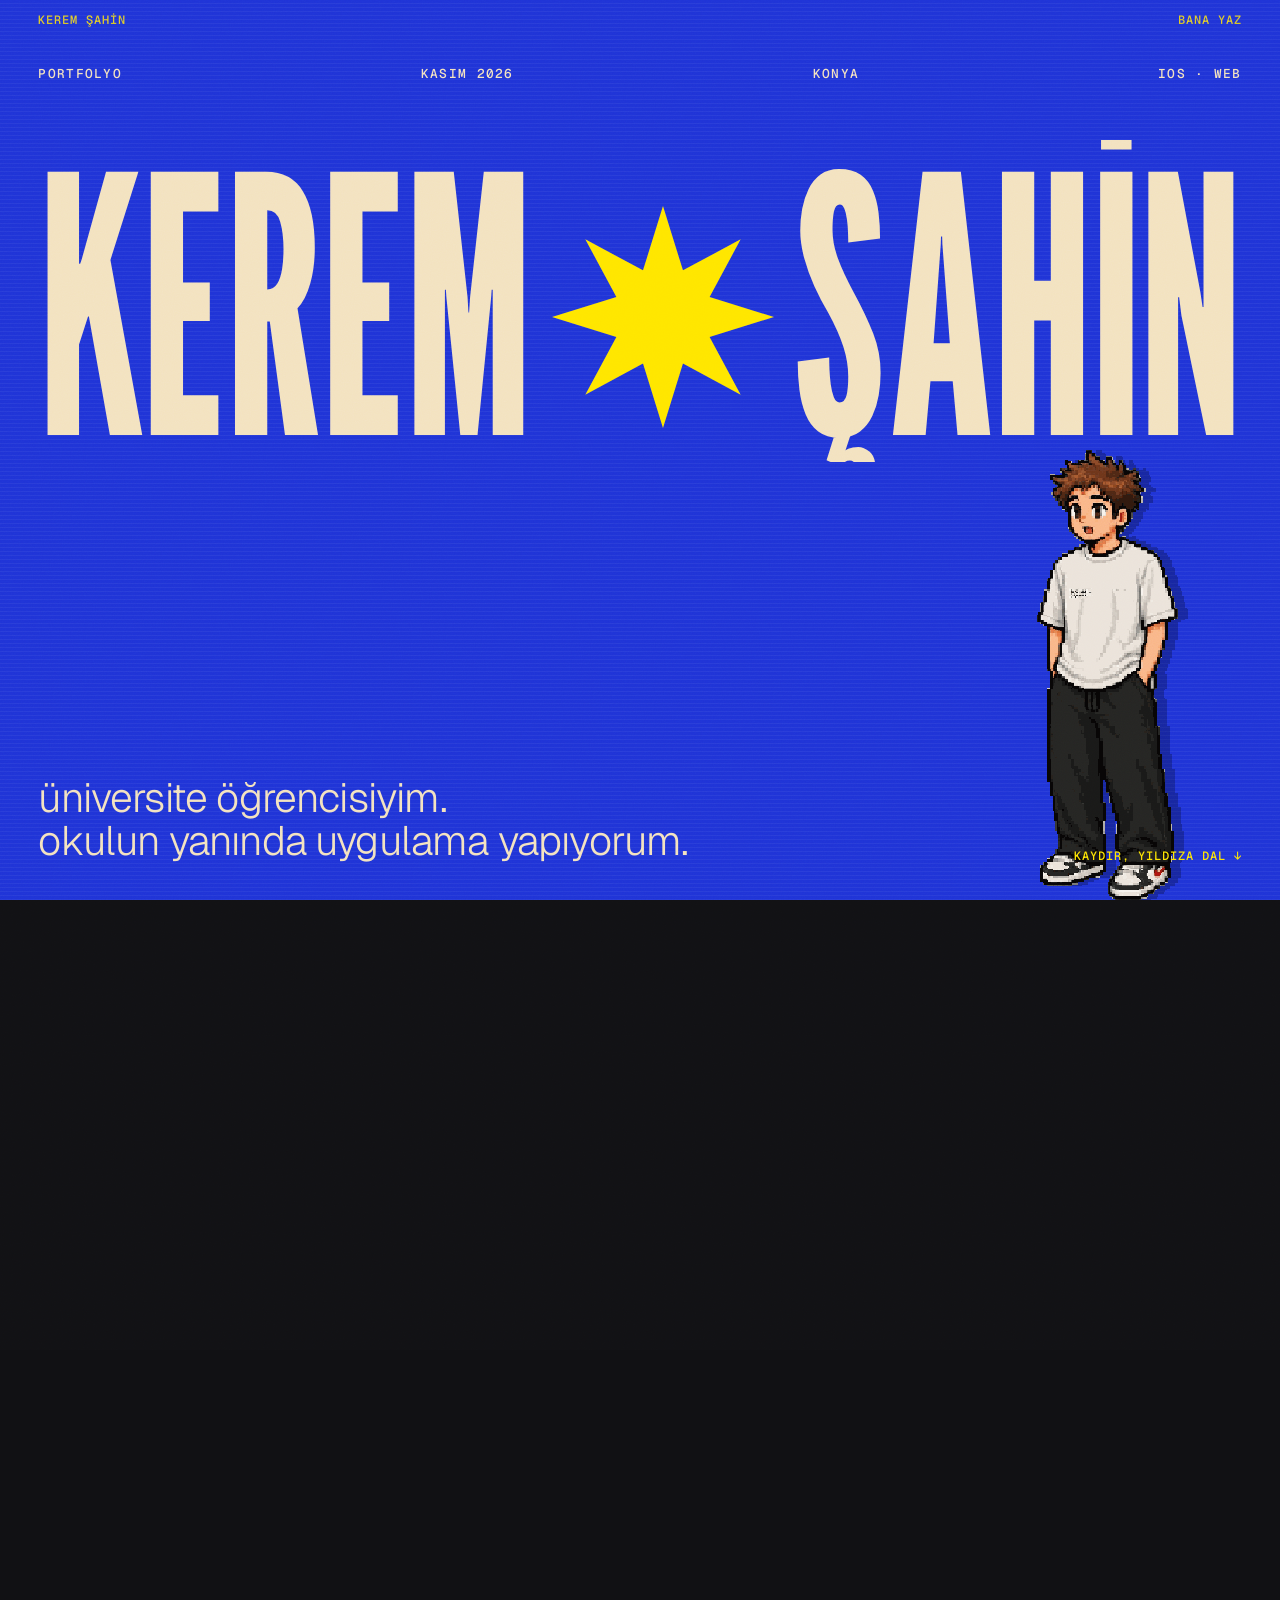
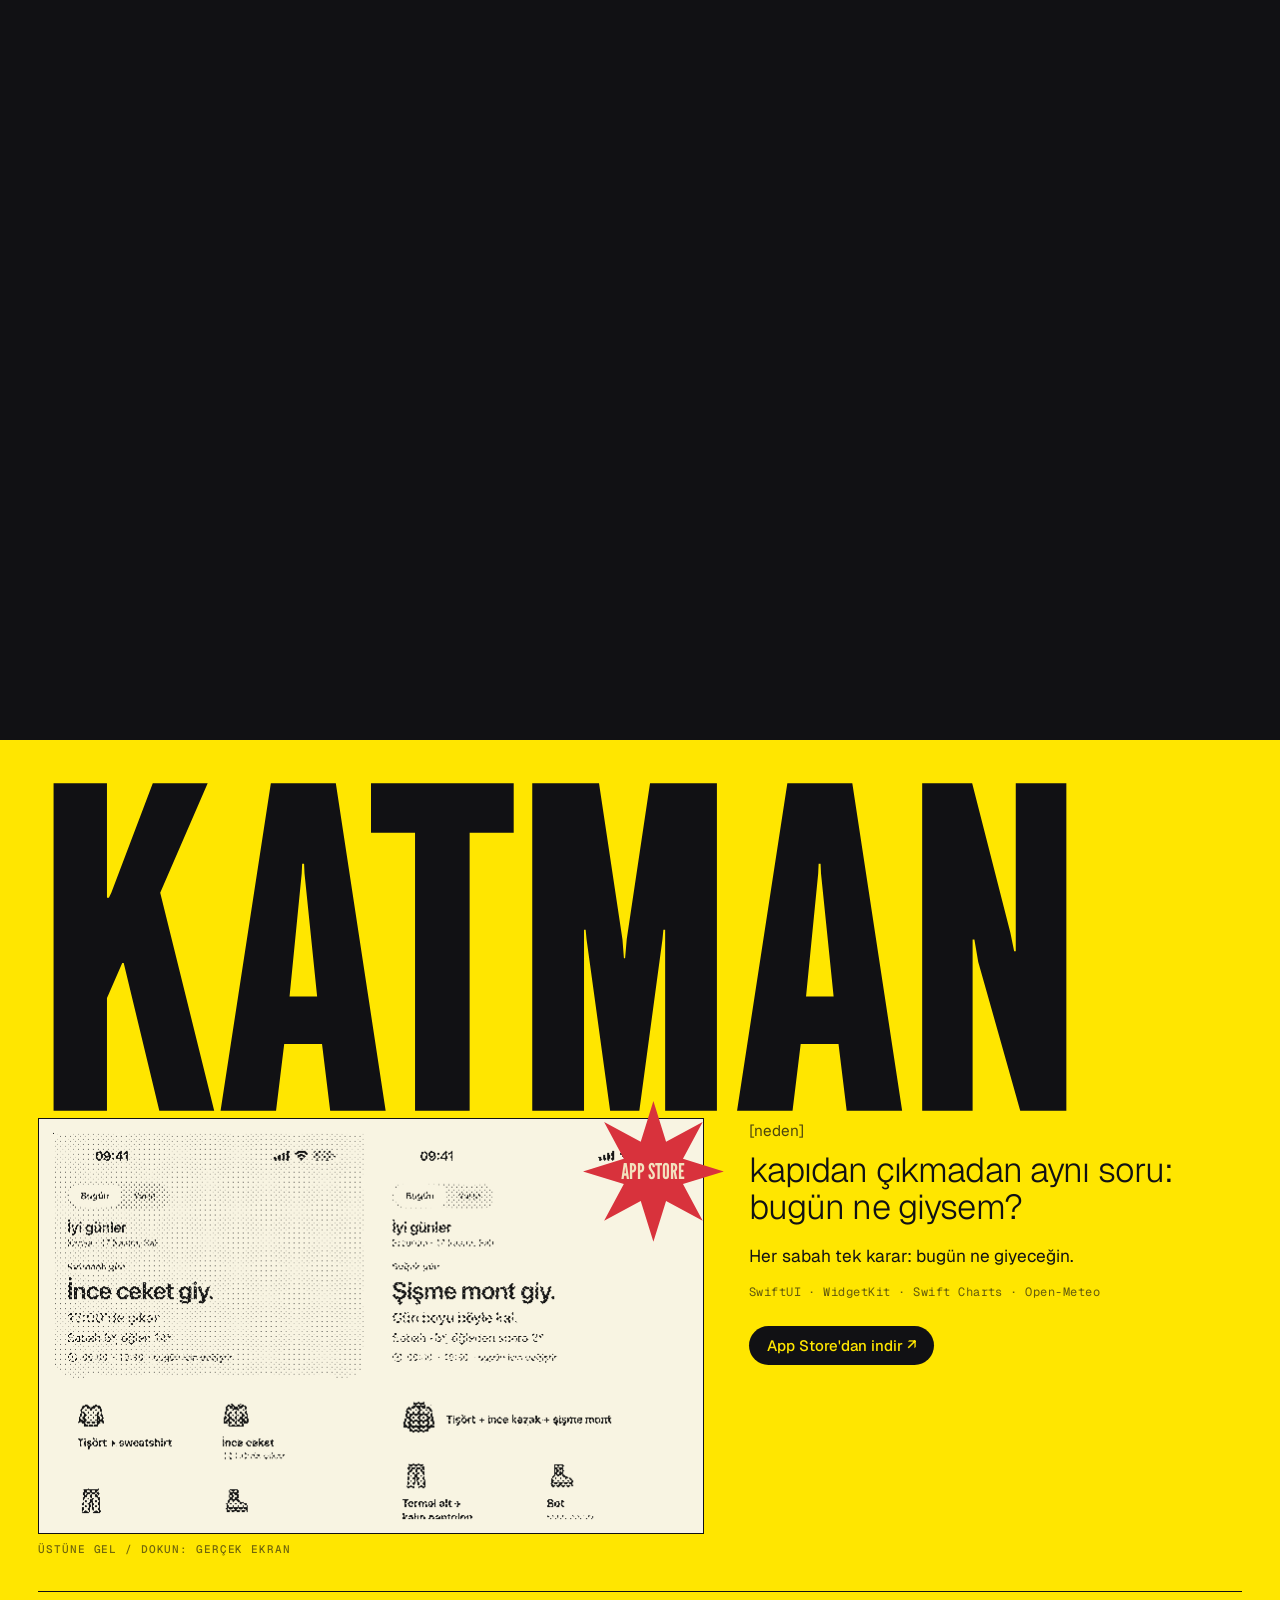
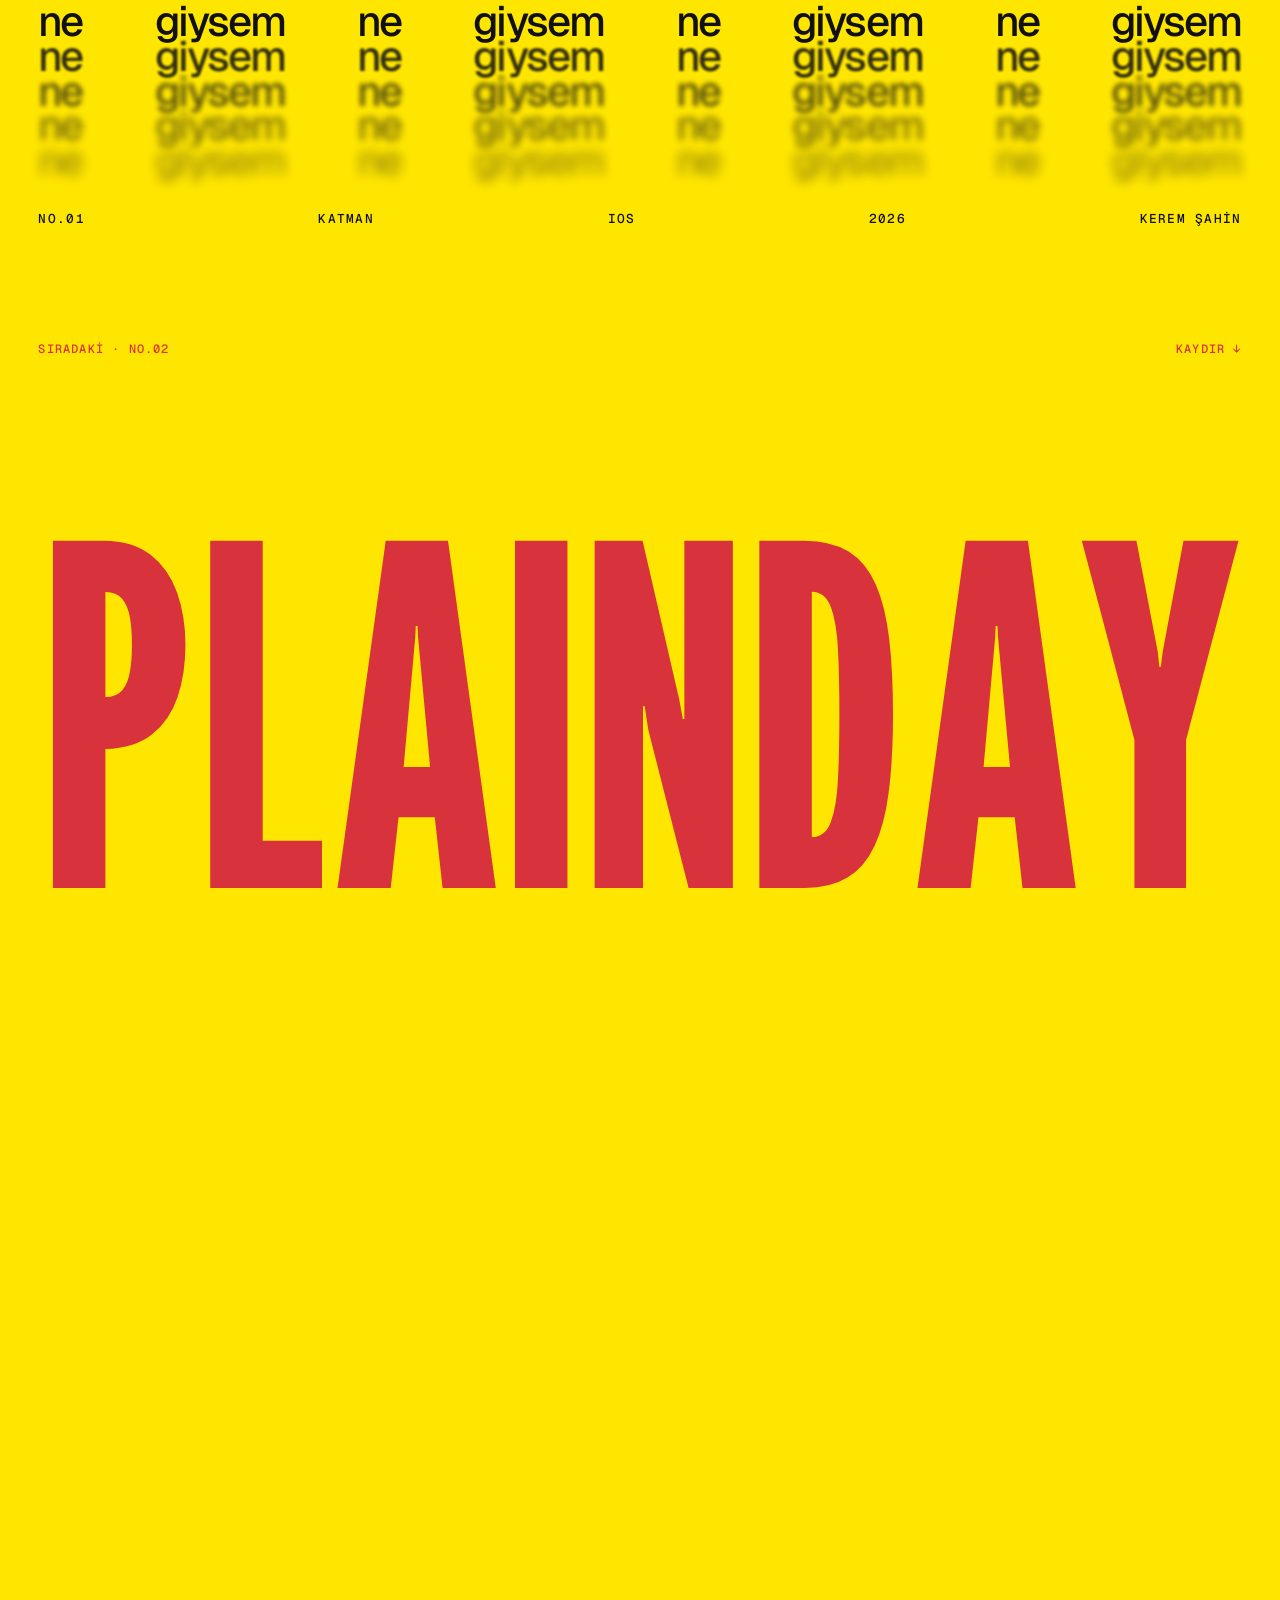
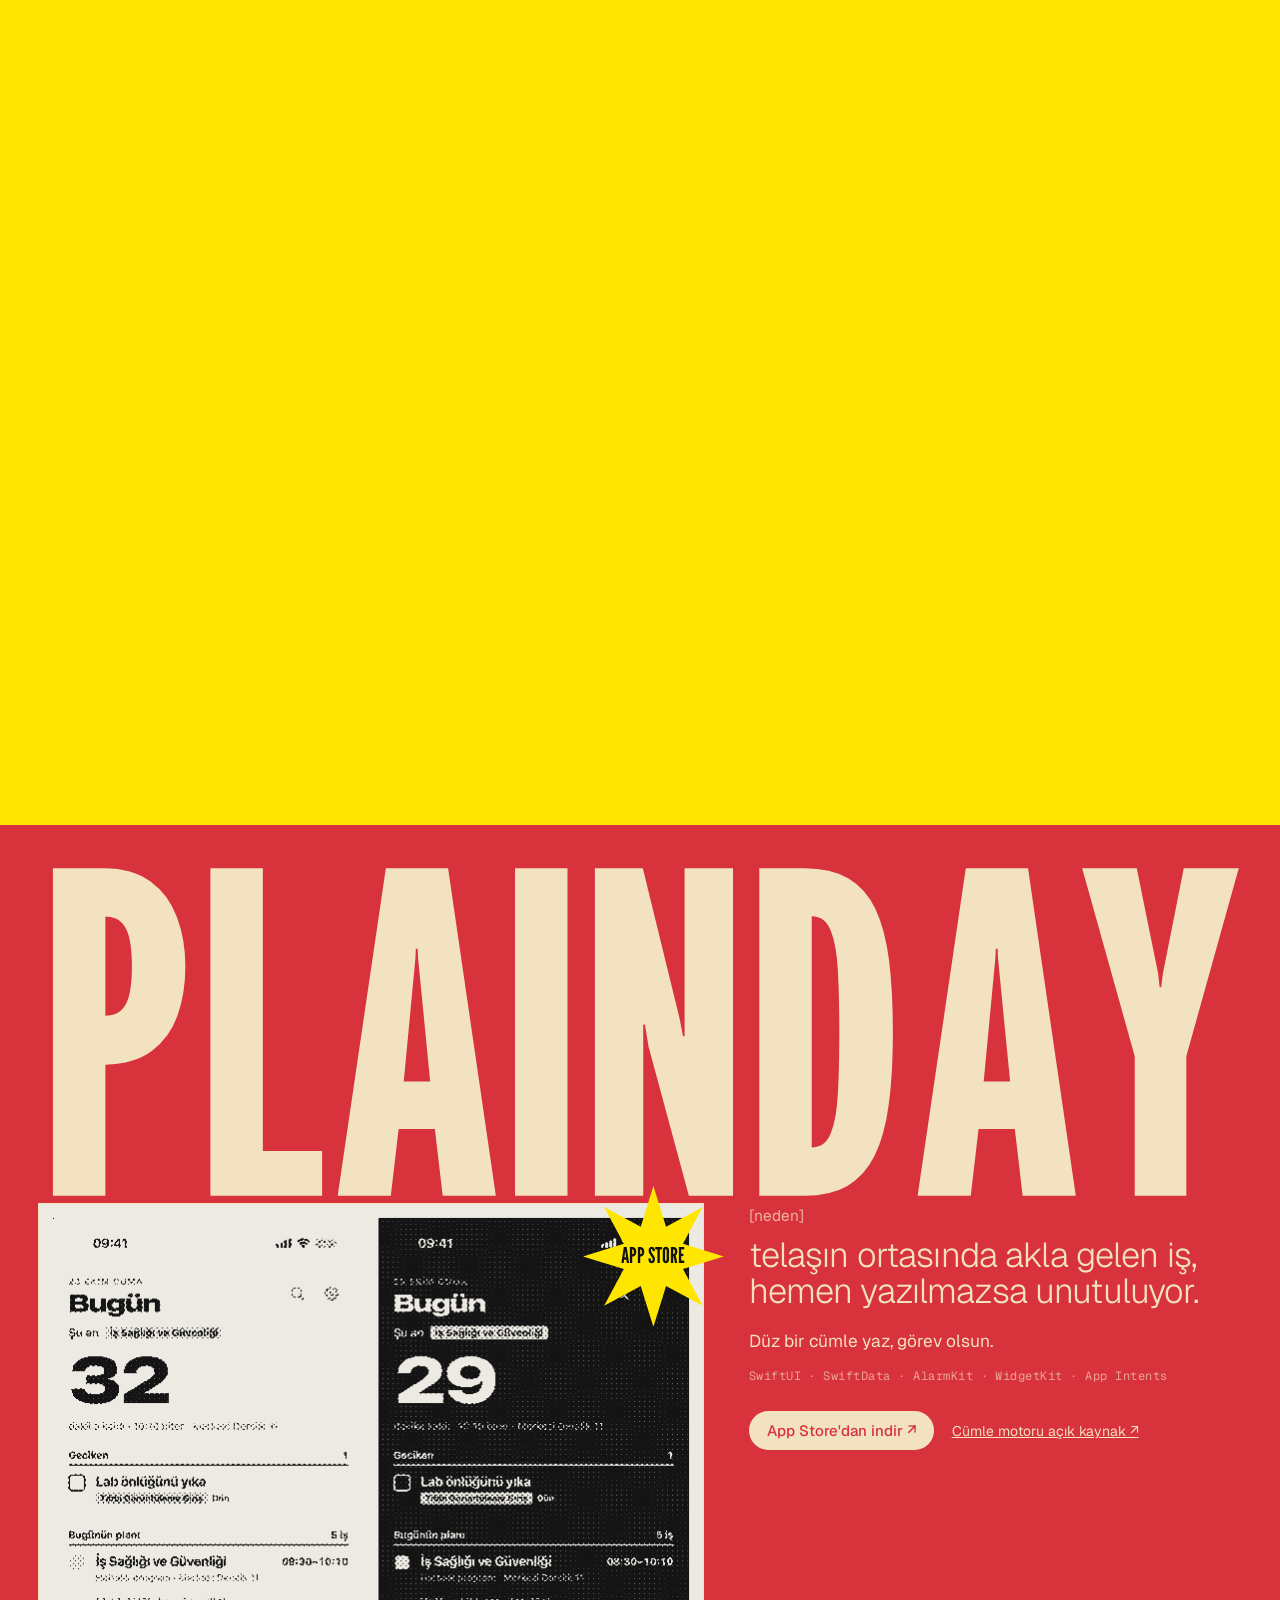
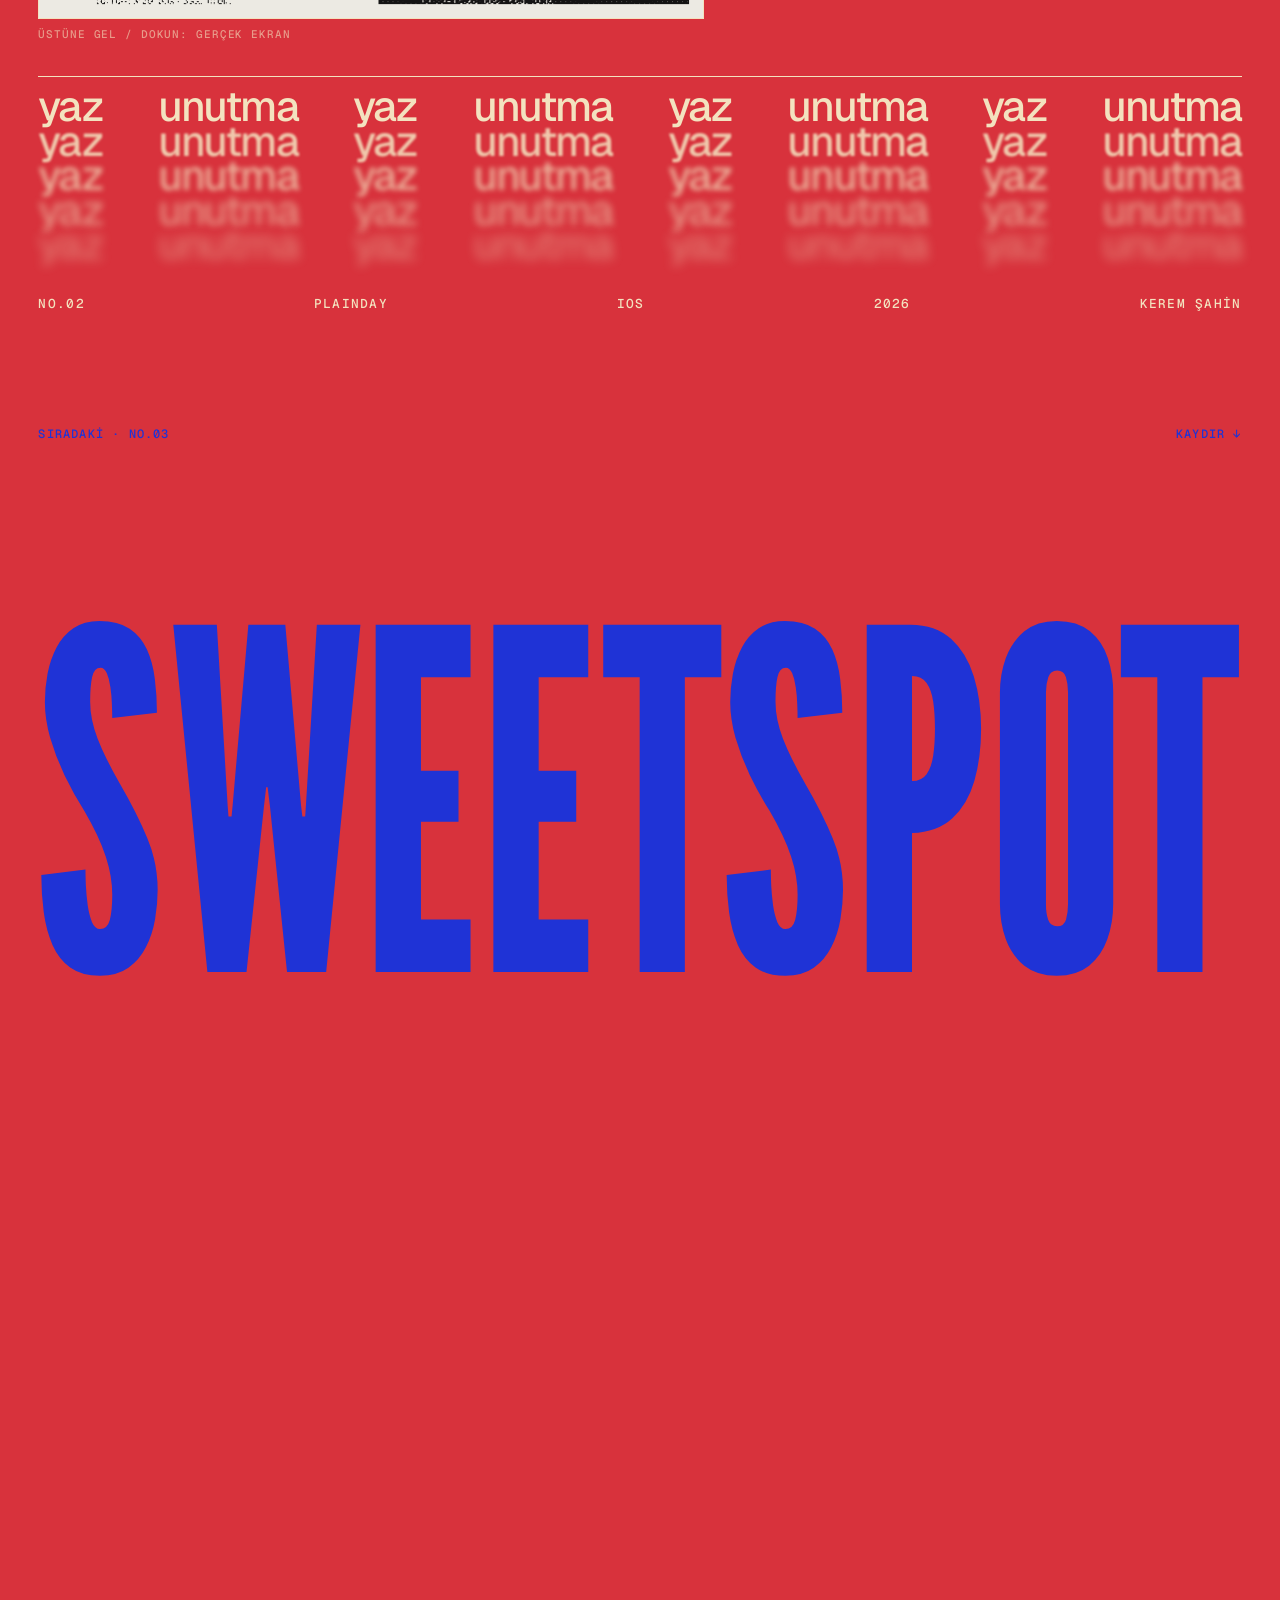
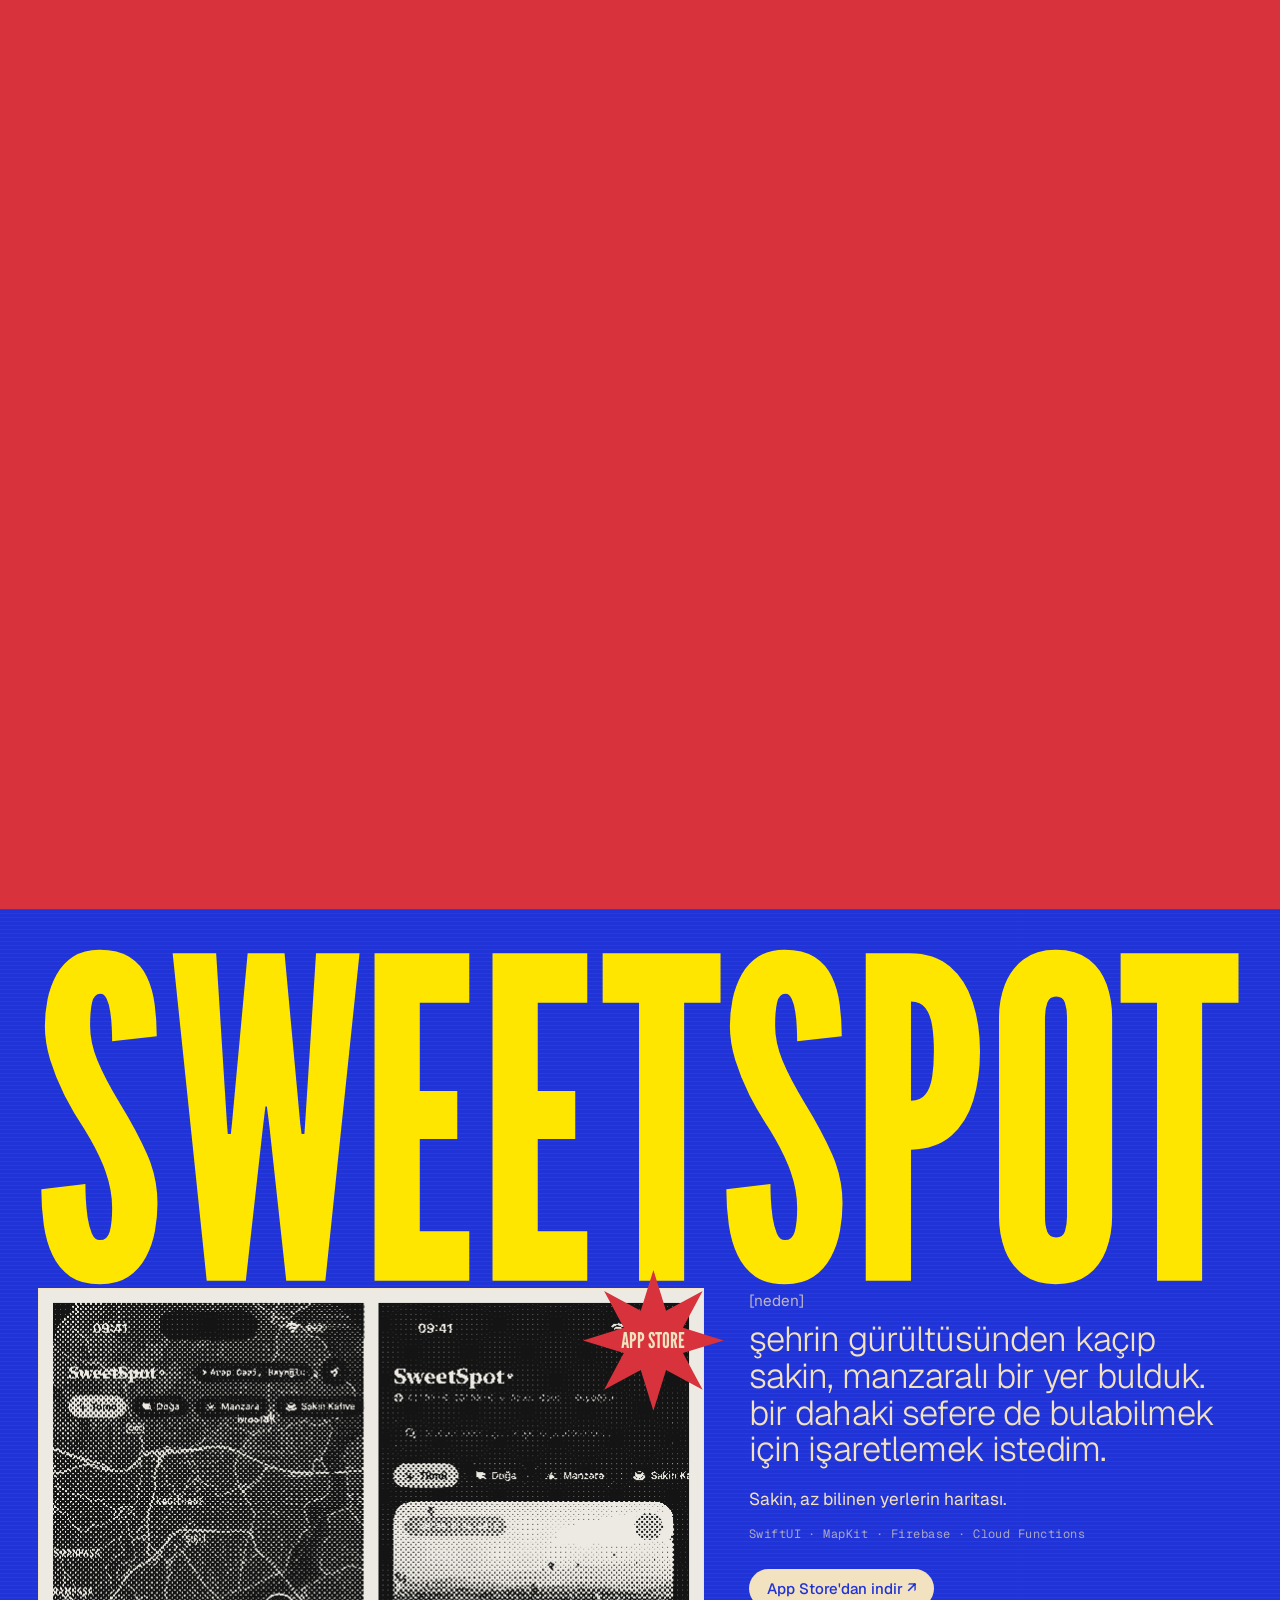
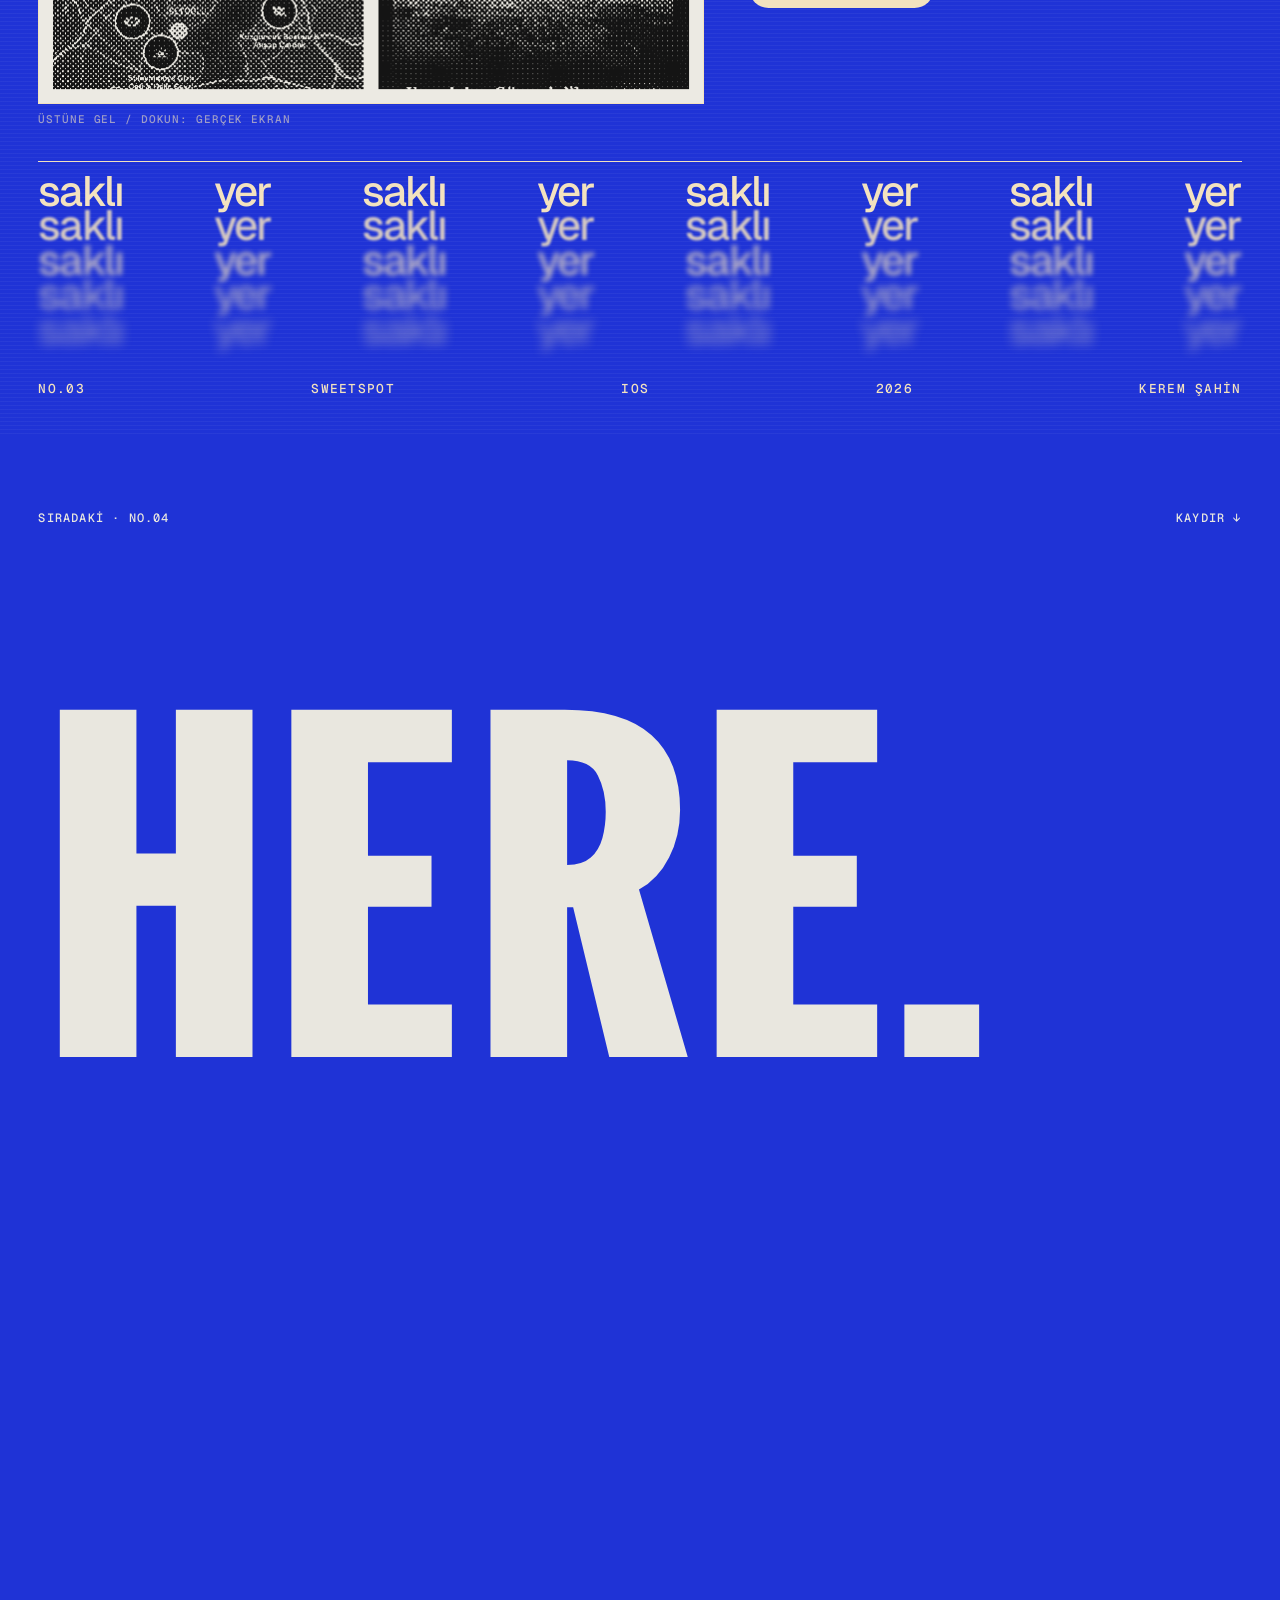
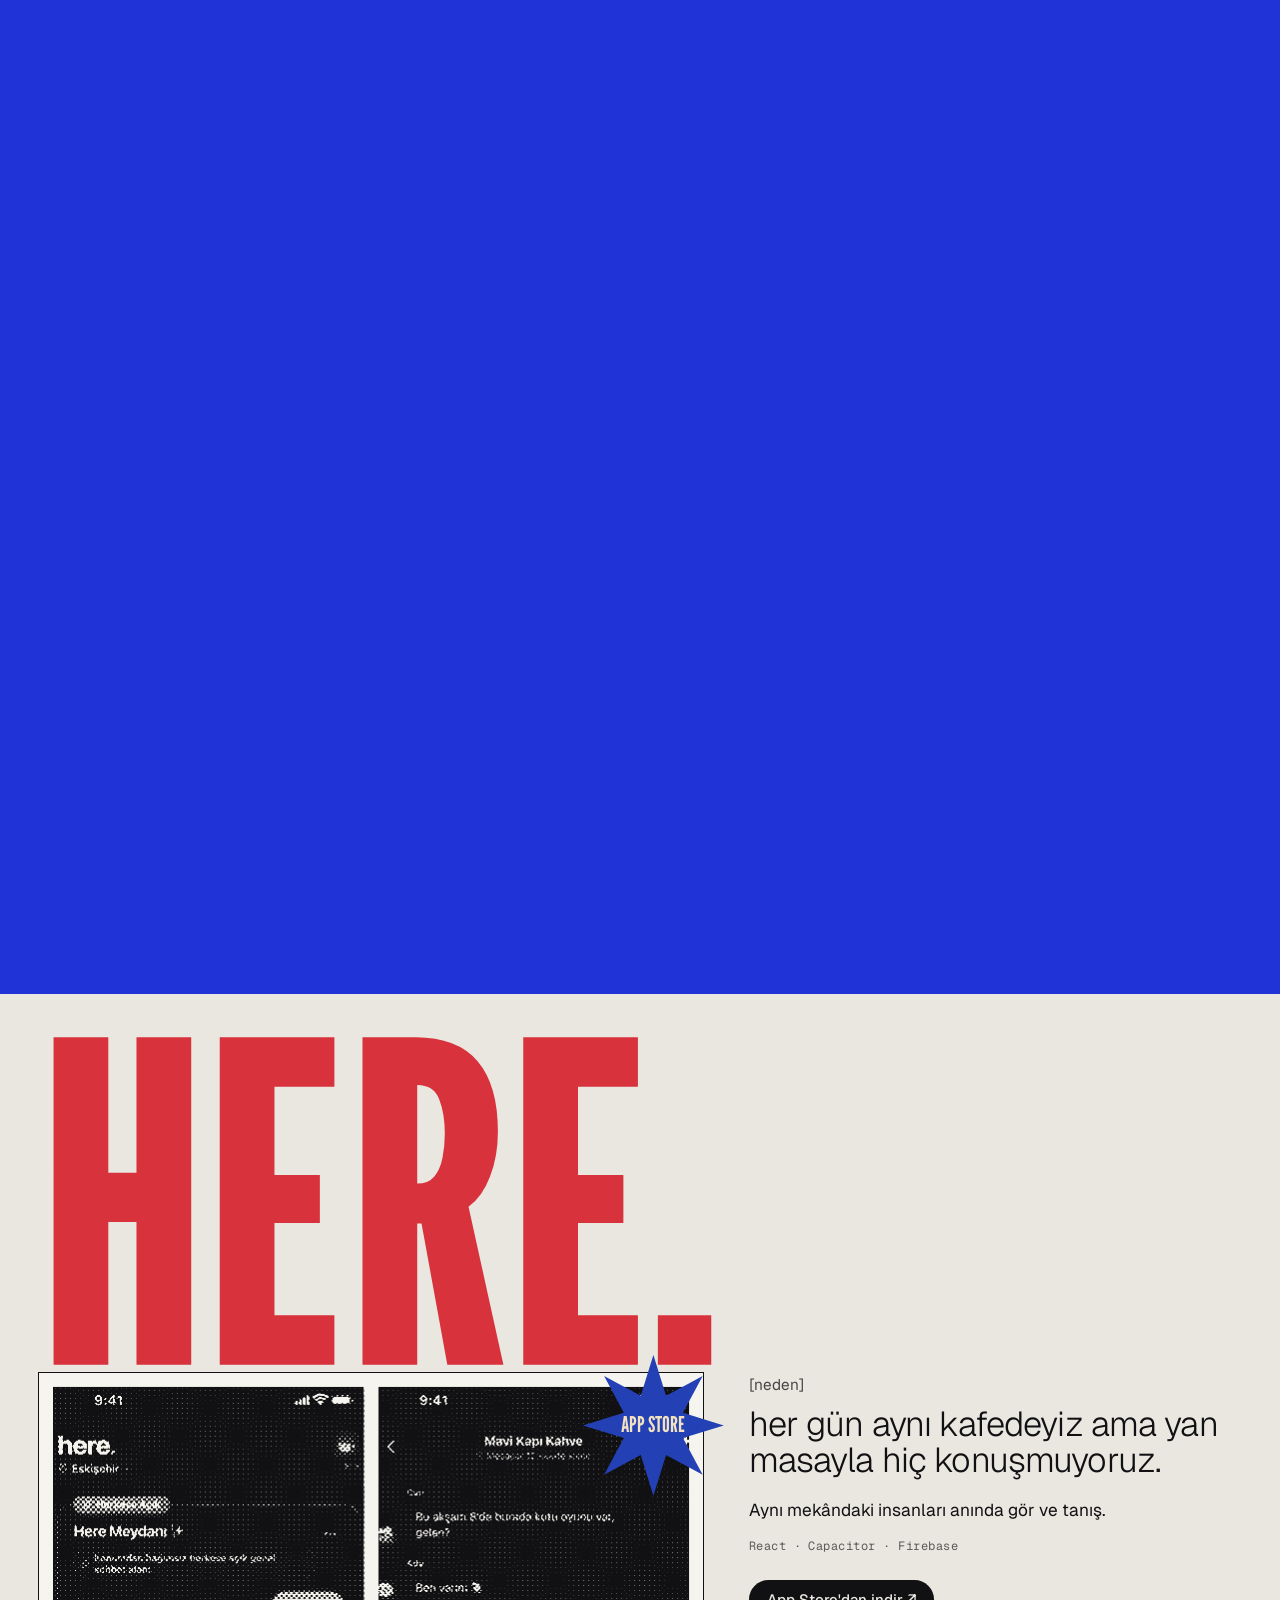
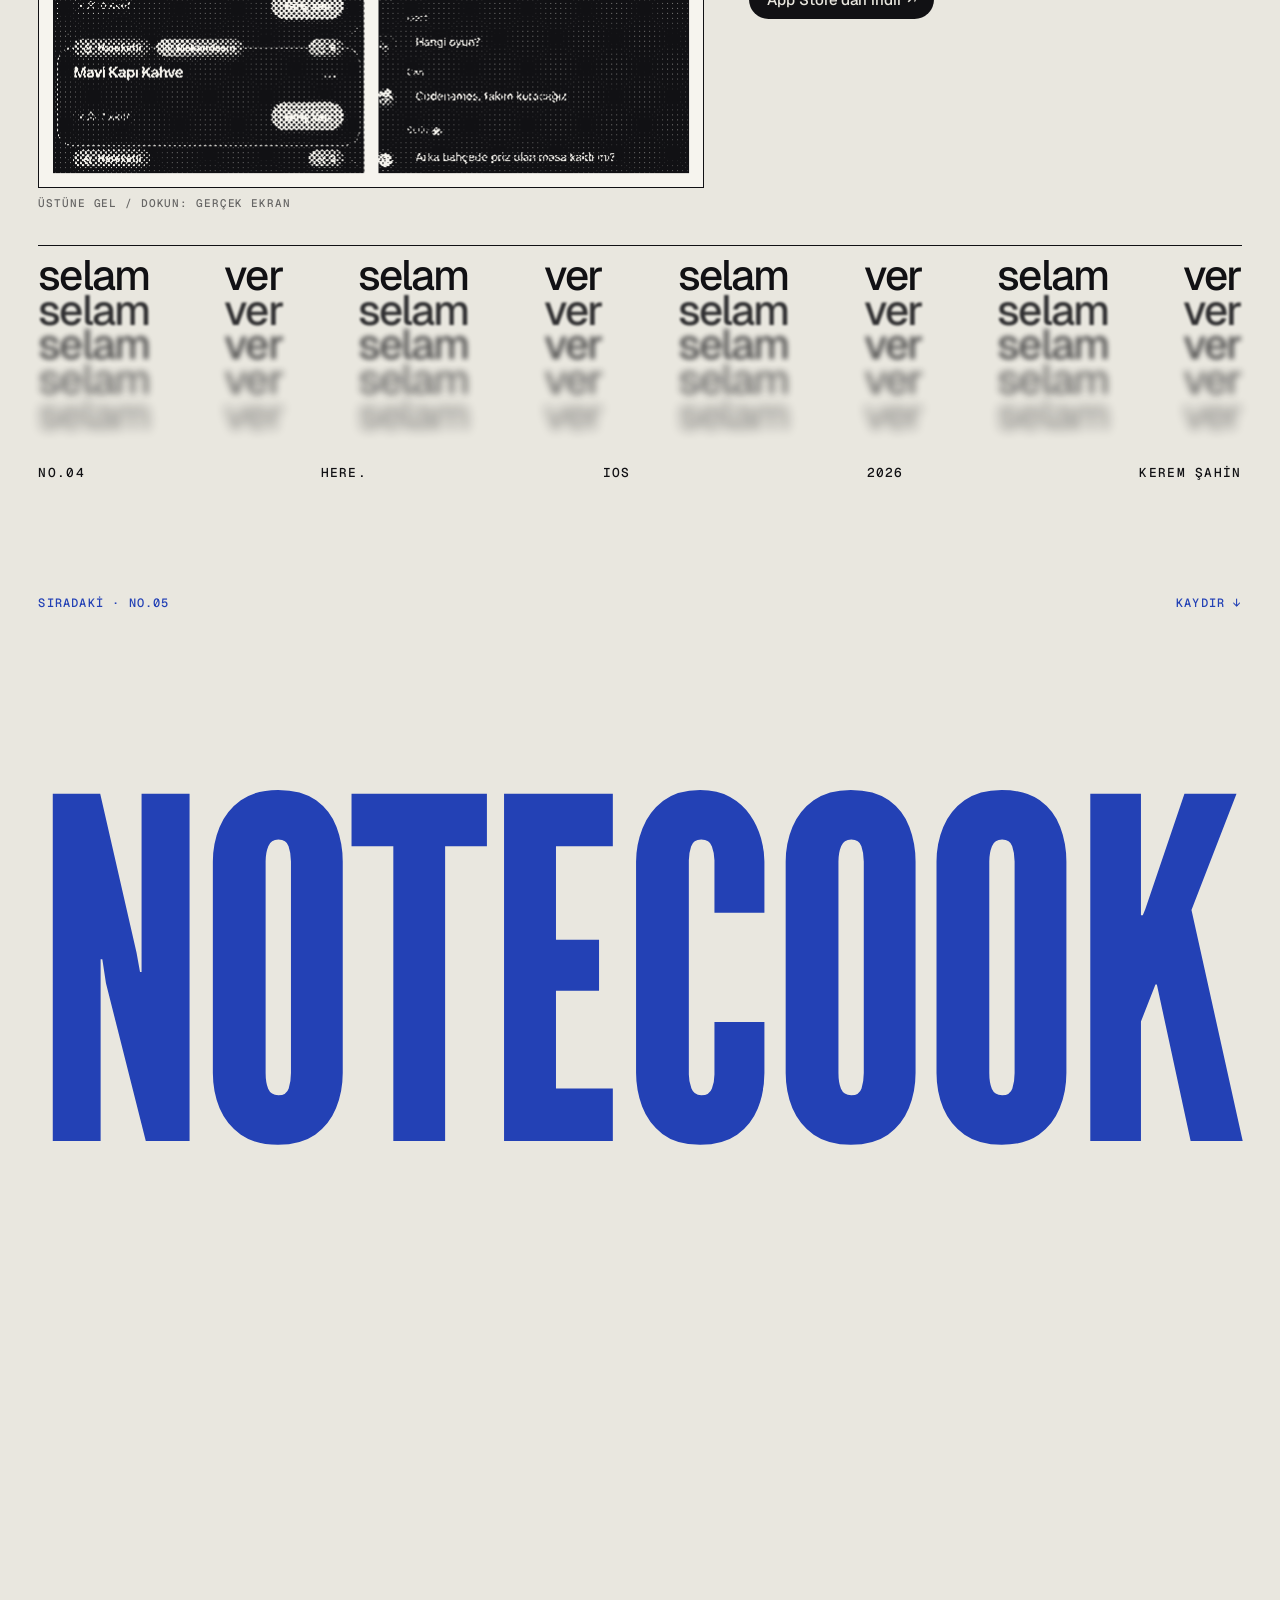
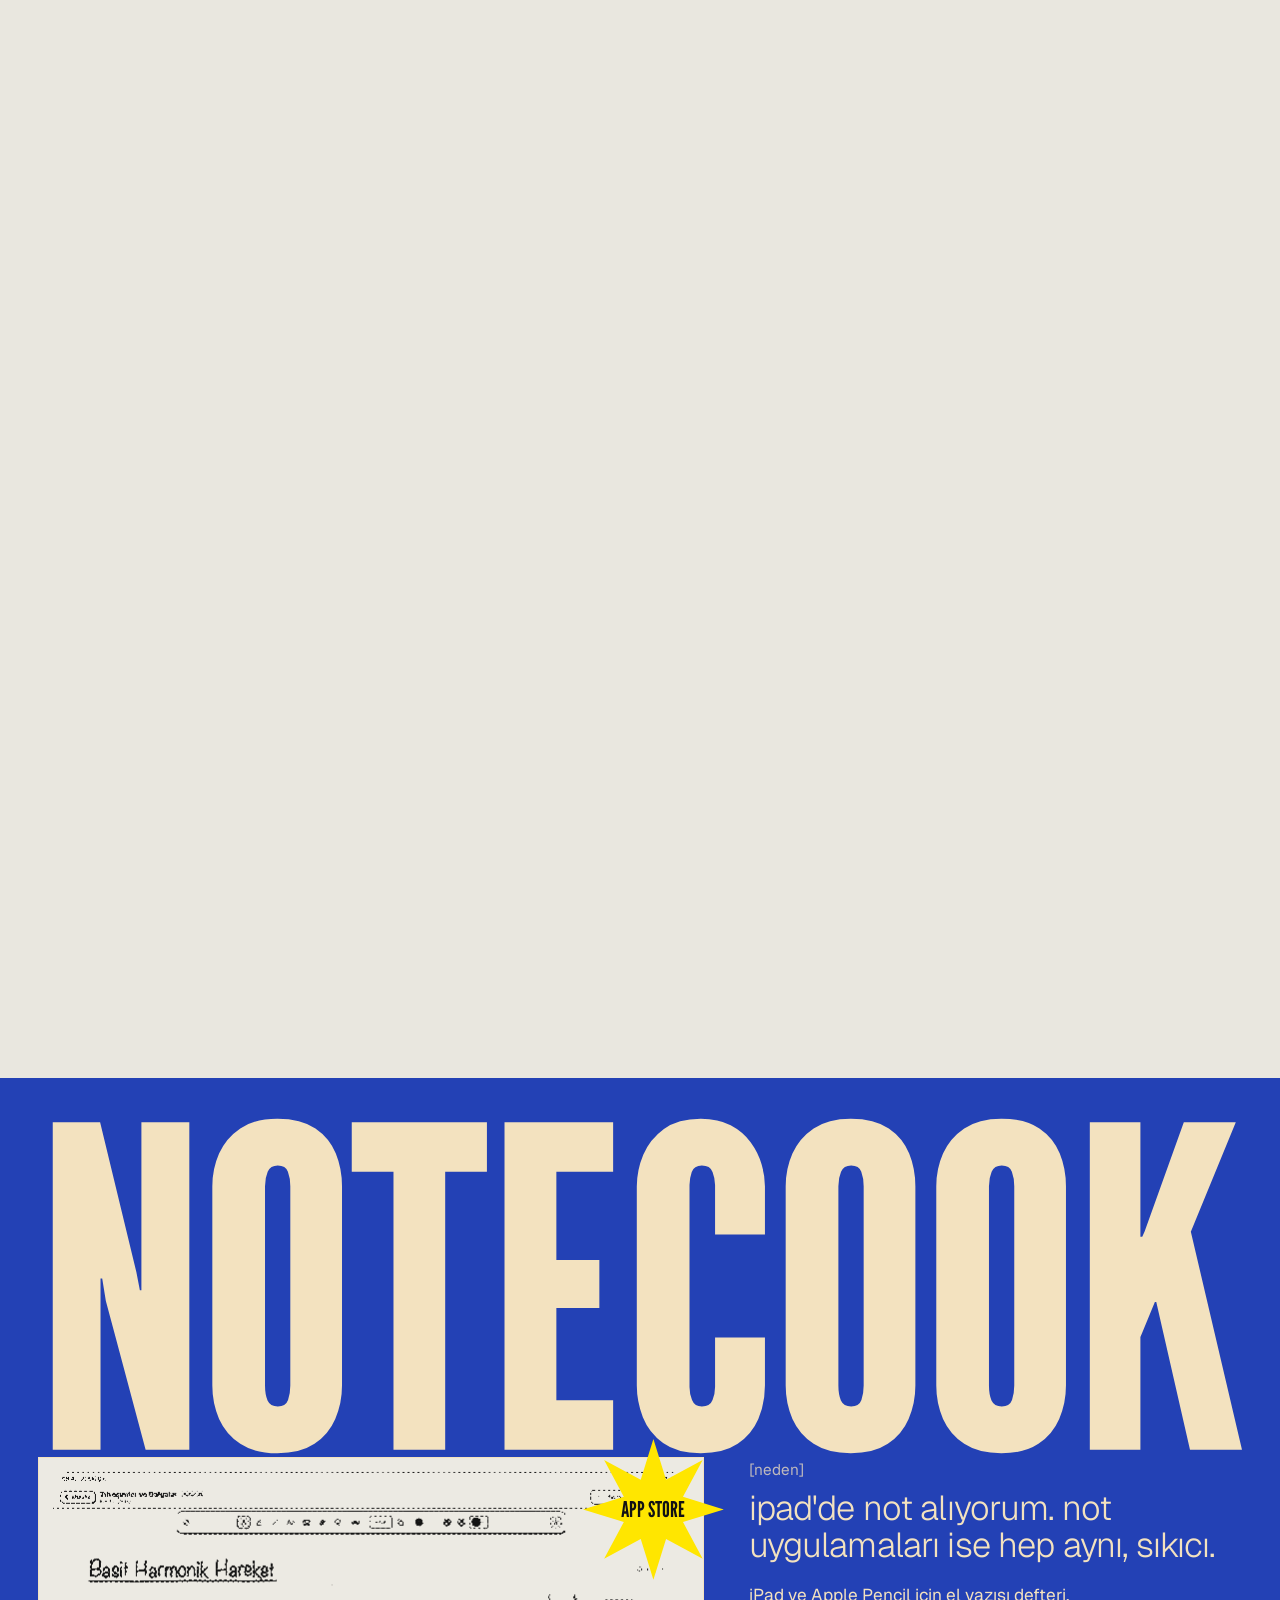
<file: index.html>
<!doctype html>
<html lang="tr">
<head>
<meta charset="utf-8">
<meta name="viewport" content="width=device-width, initial-scale=1, viewport-fit=cover">
<title>Kerem Şahin</title>
<meta name="description" content="Üniversite öğrencisi. Okulun yanında iOS uygulamaları ve web projeleri yapıyor.">
<meta property="og:title" content="Kerem Şahin">
<meta property="og:description" content="Üniversite öğrencisi. Okulun yanında iOS uygulamaları ve web projeleri yapıyor.">
<meta property="og:type" content="website">
<meta property="og:url" content="https://kerem-sahin.github.io/">
<meta property="og:image" content="https://kerem-sahin.github.io/assets/og-card.png">
<meta property="og:image:width" content="1200">
<meta property="og:image:height" content="630">
<meta property="og:image:alt" content="Mavi zemin üzerinde krem renkli KEREM ŞAHİN yazısı, ortada sarı yıldız">
<meta name="twitter:card" content="summary_large_image">
<meta name="theme-color" content="#1F33D6">
<link rel="icon" type="image/png" href="assets/favicon.png">
<link rel="preconnect" href="https://fonts.googleapis.com">
<link rel="preconnect" href="https://fonts.gstatic.com" crossorigin>
<link rel="stylesheet" href="https://fonts.googleapis.com/css2?family=League+Gothic:wdth@75..100&family=Geist:wght@300;400;500&family=Geist+Mono:wght@400;500&display=swap">
<link rel="stylesheet" href="style.css">
<link rel="stylesheet" href="harf.css">
</head>
<body>

<header class="bar" aria-label="Üst menü">
  <a href="#top">Kerem Şahin</a>
  <a href="#yaz">Bana yaz</a>
</header>

<main>
  <!-- Kapak: kaydırınca sarı yıldızın içine dalınır -->
  <section class="dive cover-dive" id="top">
    <div class="stage cover crt">
      <div class="meta-row fade-out">
        <span>Portfolyo</span><span>Kasım 2026</span><span>Konya</span><span class="hide-s" lang="en">iOS · Web</span>
      </div>
      <div class="zoom">
        <h1 class="cover-name" data-cap="36">
          <span class="fit line wide-only"><span>KEREM<svg class="star inline-star spin aim" viewBox="-50 -50 100 100" aria-hidden="true"><polygon points="0,-50 9,-21 35,-35 21,-9 50,0 21,9 35,35 9,21 0,50 -9,21 -35,35 -21,9 -50,0 -21,-9 -35,-35 -9,-21"/></svg>ŞAHİN</span></span>
          <span class="fit line narrow-only"><span>KEREM</span></span>
          <span class="fit line narrow-only"><span>ŞAHİN</span></span>
        </h1>
        <svg class="star cover-star spin narrow-only aim" viewBox="-50 -50 100 100" aria-hidden="true"><polygon points="0,-50 9,-21 35,-35 21,-9 50,0 21,9 35,35 9,21 0,50 -9,21 -35,35 -21,9 -50,0 -21,-9 -35,-35 -9,-21"/></svg>
      </div>
      <img class="cover-avatar" src="assets/avatar-full.png" alt="Kerem'in piksel avatarı" width="100" height="320">
      <div class="cover-foot fade-out">
        <p class="say">üniversite öğrencisiyim.<br>okulun yanında uygulama yapıyorum.</p>
        <p class="scroll-cue">kaydır, yıldıza dal ↓</p>
      </div>
      <div class="fill" style="--to: var(--yellow)"></div>
    </div>
  </section>

  <div id="chain"></div>

  <!-- Son durak: ünlemin içinden siyaha düşülür -->
  <section class="finale" id="yaz">
    <p class="tag">[iletişim]</p>
    <p class="say contact-reveal reveal">bir uygulama, proje ya da yarışma için yazabilirsin.</p>
    <a class="mail contact-reveal reveal" href="mailto:subatcontact@gmail.com">subatcontact@gmail.com</a>
    <p class="links" lang="en"><a href="https://github.com/kerem-sahin" target="_blank" rel="noopener">GitHub ↗</a><a href="https://apps.apple.com/tr/developer/id1896448188" target="_blank" rel="noopener">App Store ↗</a></p>
    <div class="how-note">
      <p class="tag">[nasıl çalışıyorum]</p>
      <p>yapay zekâyı sihirli bir kutu gibi değil, yönettiğim bir ekip gibi kullanıyorum. ne yapılacağına ben karar veriyorum, sonucu ben kontrol ediyorum. commit'lerimde claude'un ortak yazar olarak görünmesi bilinçli.</p>
    </div>
    <div class="meta-row foot">
      <span>© 2026 Kerem Şahin</span><span class="hide-s">Konya</span><a href="#top">Başa dön ↑</a>
    </div>
  </section>
</main>

<script src="ortak.js"></script>
<script src="harf.js"></script>
</body>
</html>
</file>
<file: style.css>
:root {
  --blue: #2341B5;
  --electric: #1F33D6;
  --cream: #F3E2BF;
  --yellow: #FFE600;
  --red: #D8323C;
  --ink: #111114;
  --paper: #ECEAE3;
  --display: "League Gothic", "Impact", sans-serif;
  --sans: "Geist", system-ui, sans-serif;
  --mono: "Geist Mono", ui-monospace, monospace;
  --pad: clamp(14px, 3vw, 40px);
}
* { box-sizing: border-box; margin: 0; padding: 0; }
html { scroll-behavior: smooth; background: var(--ink); }
body { font-family: var(--sans); color: var(--cream); background: var(--ink); -webkit-font-smoothing: antialiased; overflow-x: hidden; }
a { color: inherit; }
img { display: block; }

/* Film greni: tüm sayfa basılı kâğıt gibi */
body::after {
  content: ""; position: fixed; inset: -50%; z-index: 50; pointer-events: none; opacity: .16; mix-blend-mode: overlay;
  background-image: url("data:image/svg+xml,%3Csvg xmlns='http://www.w3.org/2000/svg' width='180' height='180'%3E%3Cfilter id='n'%3E%3CfeTurbulence type='fractalNoise' baseFrequency='.9' numOctaves='2' stitchTiles='stitch'/%3E%3C/filter%3E%3Crect width='100%25' height='100%25' filter='url(%23n)'/%3E%3C/svg%3E");
}

/* Tarama çizgileri (mavi bölümler, video karesi hissi) */
.crt { position: relative; }
.crt::before {
  content: ""; position: absolute; inset: 0; pointer-events: none; z-index: 1;
  background: repeating-linear-gradient(0deg, rgba(255,255,255,.045) 0 1px, transparent 1px 4px);
}

/* Üst bar: her renkte okunsun diye fark karışımı */
.bar {
  position: fixed; top: 0; left: 0; right: 0; z-index: 40; display: flex; justify-content: space-between;
  padding: 14px var(--pad); font: 500 12px/1 var(--mono); letter-spacing: .08em; text-transform: uppercase;
  mix-blend-mode: difference; color: #fff;
}
.bar a { text-decoration: none; }

.meta-row {
  display: flex; justify-content: space-between; gap: 12px; position: relative; z-index: 2;
  font: 500 clamp(10px, 1vw, 13px)/1 var(--mono); letter-spacing: .1em; text-transform: uppercase;
}
.meta-row a { text-decoration: none; }
.tag { font: 400 clamp(13px, 1.2vw, 16px)/1 var(--sans); opacity: .75; margin-bottom: .8em; }

.fit { display: block; width: 100%; white-space: nowrap; font-family: var(--display); font-variation-settings: "wdth" 82; font-weight: 400; line-height: .8; letter-spacing: -.005em; }
.fit > span { display: inline-block; transform: scaleX(var(--sx, 1)) scaleY(var(--sy, 1)); transform-origin: left center; }

.star { display: block; fill: var(--yellow); }

/* ---------- 1. Kapak ---------- */
.cover {
  min-height: 100svh; background: var(--electric); color: var(--cream); overflow: hidden;
  padding: calc(var(--pad) + 30px) var(--pad) var(--pad); display: flex; flex-direction: column; gap: clamp(14px, 2.5vh, 28px);
}
.cover-name { position: relative; z-index: 2; margin-top: 4vh; }
.narrow-only { display: none !important; }
@media (orientation: portrait) {
  .wide-only { display: none !important; }
  .narrow-only { display: block !important; }
}
.cover-name .line { overflow: hidden; padding: .06em 0 .04em; }
.inline-star { display: inline-block; width: .62em; height: .62em; margin: 0 .06em; vertical-align: .02em; }
.cover-name .line > span { transform: translateY(105%) scaleX(var(--sx, 1)); transition: transform 1s cubic-bezier(.2,.8,.2,1); }
.ready .cover-name .line > span { transform: scaleX(var(--sx, 1)); }
.ready .cover-name .line:nth-child(2) > span { transition-delay: .12s; }
.cover-star { position: absolute; z-index: 3; width: clamp(110px, 19vw, 300px); top: calc(var(--pad) + 30px + 10vh); right: 7vw; }
.cover-avatar {
  position: absolute; z-index: 4; image-rendering: pixelated; height: min(50svh, 78vw); width: auto;
  right: 8vw; bottom: 0; filter: drop-shadow(10px 0 0 rgba(0,0,0,.25));
}
.cover-foot { margin-top: auto; position: relative; z-index: 5; display: flex; justify-content: space-between; align-items: flex-end; gap: 24px; flex-wrap: wrap; }
.say { font: 300 clamp(22px, 3.2vw, 44px)/1.05 var(--sans); letter-spacing: -.02em; }
.counts { list-style: none; display: flex; gap: 18px; font: 500 12px/1 var(--mono); letter-spacing: .08em; text-transform: uppercase; flex-wrap: wrap; }
.counts b { color: var(--yellow); font-weight: 500; }

/* ---------- 2. Bulanık başlık ---------- */
.drop { height: 180svh; background: var(--electric); color: var(--ink); }
.drop-stick { position: sticky; top: 0; height: 100svh; display: grid; place-content: center; text-align: center; z-index: 2; padding: var(--pad); }
.drop-word { font: 500 clamp(54px, 13vw, 220px)/1 var(--sans); letter-spacing: -.05em; color: #0B1150; will-change: filter; }
.drop-sub { margin-top: 2vh; font: 300 clamp(18px, 2vw, 28px)/1.2 var(--sans); color: var(--cream); }

/* Kayan şerit */
.marquee { background: var(--yellow); color: var(--ink); overflow: hidden; padding: 10px 0; position: relative; z-index: 2; }
.marquee-track { display: flex; align-items: center; width: max-content; animation: slide 28s linear infinite; }
.marquee-track span { font: 400 clamp(34px, 5vw, 64px)/1 var(--display); font-variation-settings: "wdth" 82; padding: 0 .35em; }
.marquee-track .star { width: clamp(22px, 2.6vw, 36px); fill: var(--red); }
@keyframes slide { to { transform: translateX(-50%); } }

/* ---------- 3. Afişler ---------- */
.poster {
  --bg: var(--blue); --title: var(--cream); --text: var(--cream); --acc: var(--yellow); --acc-ink: var(--ink); --dot: #141414; --paper: #ECEAE3;
  background: var(--bg); color: var(--text); padding: calc(var(--pad) + 34px) var(--pad) var(--pad);
  display: flex; flex-direction: column; gap: clamp(18px, 3vw, 36px); min-height: 100svh; position: relative; overflow: hidden;
}
.t-blue     { --bg: var(--blue); }
.t-cream    { --bg: #F1E4C6; --title: var(--blue); --text: var(--ink); --acc: var(--red); --acc-ink: var(--cream); --dot: var(--blue); --paper: #F8F2E4; }
.t-red      { --bg: var(--red); --acc: var(--yellow); }
.t-ink      { --bg: var(--ink); --title: var(--yellow); --acc: var(--red); --acc-ink: var(--cream); --dot: var(--cream); --paper: #1D1D22; }
.t-paper    { --bg: #E9E7DF; --title: var(--red); --text: var(--ink); --acc: var(--blue); --acc-ink: var(--cream); --dot: var(--ink); --paper: #F6F4EE; }
.t-electric { --bg: var(--electric); --title: var(--yellow); --acc: var(--red); --acc-ink: var(--cream); }
.t-yellow   { --bg: var(--yellow); --title: var(--ink); --text: var(--ink); --acc: var(--red); --acc-ink: var(--cream); --paper: #F8F4E2; }
.t-electric::before { content: ""; position: absolute; inset: 0; pointer-events: none; background: repeating-linear-gradient(0deg, rgba(255,255,255,.045) 0 1px, transparent 1px 4px); }

.p-title { color: var(--title); opacity: 0; transform: scaleY(.6); transform-origin: top; transition: opacity .7s, transform 1s cubic-bezier(.2,.8,.2,1); }
.p-title.in { opacity: 1; transform: none; }

.p-grid { display: grid; grid-template-columns: 1.35fr 1fr; gap: clamp(20px, 3.5vw, 56px); align-items: start; position: relative; z-index: 2; }
.p-art { position: relative; margin: 0; filter: blur(14px); opacity: 0; transition: filter 1s, opacity 1s; }
.p-art.in { filter: none; opacity: 1; }

/* Raster çerçeve */
.ht {
  display: block; width: 100%; aspect-ratio: 16 / 10; position: relative; border: 1.5px solid currentColor; padding: 0;
  background: var(--paper); cursor: pointer; overflow: hidden; color: inherit; font: inherit;
}
.ht canvas { position: absolute; inset: 0; width: 100%; height: 100%; transition: opacity .45s; z-index: 2; }
.ht-real { position: absolute; inset: 0; display: flex; gap: 14px; padding: 14px; background: var(--paper); }
.ht-real img { flex: 1; min-width: 0; height: 100%; object-fit: cover; object-position: top; }
.ht.show-real canvas { opacity: 0; }
@media (hover: hover) { .ht:hover canvas { opacity: 0; } }
.ht:focus-visible { outline: 3px solid var(--acc); outline-offset: 4px; }
.hint { margin-top: 10px; font: 500 11px/1 var(--mono); letter-spacing: .08em; text-transform: uppercase; opacity: .6; }
@media (hover: hover) { .hint::before { content: "üstüne gel / "; } }

.ht-draw { cursor: default; display: grid; place-items: center; }
.posture { width: 88%; height: 88%; }
.posture .ln { fill: none; stroke: var(--ink); stroke-width: 3; stroke-linecap: round; stroke-linejoin: round; }
.posture .ln circle { fill: none; }
.posture .lvl { stroke: var(--red); stroke-width: 2; stroke-dasharray: 6 6; fill: none; }
.posture .pts circle { fill: var(--red); }
.posture text { font: 500 13px var(--mono); fill: var(--red); }
.posture .cap { fill: var(--ink); opacity: .6; font-size: 11px; letter-spacing: .08em; }

/* Yıldız etiket */
.sticker { position: absolute; z-index: 3; width: clamp(96px, 11vw, 150px); aspect-ratio: 1; top: -4%; right: -3%; display: grid; place-items: center; }
.sticker .star { position: absolute; inset: 0; width: 100%; height: 100%; fill: var(--acc); }
.sticker span { position: relative; font: 400 clamp(17px, 1.7vw, 24px)/.9 var(--display); color: var(--acc-ink); text-align: center; max-width: 60%; }

.p-text { padding-top: 6px; }
.p-why { font: 300 clamp(24px, 2.7vw, 42px)/1.06 var(--sans); letter-spacing: -.025em; }
.p-say { margin-top: 1.1em; font: 400 clamp(16px, 1.35vw, 19px)/1.4 var(--sans); opacity: .9; }
.p-stack { margin-top: 1.2em; font: 400 12px/1.5 var(--mono); letter-spacing: .04em; opacity: .65; }
.p-cta { margin-top: 1.6em; display: flex; flex-wrap: wrap; gap: 12px 18px; align-items: center; }
.btn {
  display: inline-block; padding: 12px 18px; border-radius: 999px; background: var(--text); color: var(--bg);
  font: 500 15px/1 var(--sans); text-decoration: none; transition: transform .2s;
}
.btn:hover { transform: translateY(-2px); }
.btn.static { background: transparent; color: var(--text); border: 1.5px solid currentColor; }
.sub-link { font: 400 14px/1 var(--sans); }

.reveal { filter: blur(10px); opacity: 0; transform: translateY(14px); transition: filter .9s, opacity .9s, transform .9s; }
.reveal.in { filter: none; opacity: 1; transform: none; }
.p-say.reveal { transition-delay: .12s; }

/* Tekrar eden kelime şeridi: her satır biraz daha bulanık */
.rep { display: grid; grid-template-columns: repeat(8, auto); justify-content: space-between; position: relative; z-index: 2; border-top: 1.5px solid currentColor; padding-top: 12px; }
.rep-col { display: flex; flex-direction: column; }
.rep i { font: 500 clamp(22px, 3.3vw, 52px)/.82 var(--sans); font-style: normal; letter-spacing: -.045em; opacity: 0; transition: opacity .6s, filter .6s; }
.rep.in i { opacity: 1; }
.rep.in i:nth-child(1) { filter: none; }
.rep.in i:nth-child(2) { filter: blur(1.2px); opacity: .85; transition-delay: .08s; }
.rep.in i:nth-child(3) { filter: blur(2.4px); opacity: .7;  transition-delay: .16s; }
.rep.in i:nth-child(4) { filter: blur(3.8px); opacity: .55; transition-delay: .24s; }
.rep.in i:nth-child(5) { filter: blur(5.5px); opacity: .4;  transition-delay: .32s; }
.foot { margin-top: auto; }

/* ---------- 4. Nasıl çalışıyorum ---------- */
.how { background: var(--cream); color: var(--ink); padding: calc(var(--pad) + 40px) var(--pad) clamp(40px, 8vw, 110px); }
.how-title { color: var(--blue); opacity: 0; filter: blur(16px); transition: opacity 1s, filter 1.2s; }
.how-title.in { opacity: 1; filter: none; }
.how-text { margin-top: clamp(20px, 3vw, 40px); max-width: 30ch; font: 300 clamp(24px, 3vw, 44px)/1.08 var(--sans); letter-spacing: -.025em; }

/* ---------- 5. İletişim ---------- */
.contact { background: var(--ink); color: var(--cream); padding: calc(var(--pad) + 40px) var(--pad) var(--pad); min-height: 100svh; display: flex; flex-direction: column; gap: clamp(22px, 4vw, 48px); }
.contact-title { color: var(--red); }
.contact-title .line { opacity: 0; transform: translateY(30px); transition: opacity .8s, transform 1s cubic-bezier(.2,.8,.2,1); }
.contact-title.in .line { opacity: 1; transform: none; }
.contact-title.in .line:nth-child(2) { transition-delay: .1s; }
.contact-body { display: flex; flex-direction: column; gap: 18px; }
.mail { font: 400 clamp(30px, 5.6vw, 84px)/1 var(--display); font-variation-settings: "wdth" 90; color: var(--yellow); text-decoration: none; letter-spacing: .01em; overflow-wrap: anywhere; }
.mail:hover { text-decoration: underline; text-decoration-thickness: 3px; text-underline-offset: 6px; }
.links { display: flex; gap: 22px; font: 500 13px/1 var(--mono); letter-spacing: .08em; text-transform: uppercase; }
.links a { text-decoration: none; }

/* ---------- Mobil ---------- */
@media (max-width: 760px) {
  .hide-s { display: none; }
  .cover-avatar { right: 3vw; height: min(40svh, 84vw); }
  .cover-star { right: 3vw; top: calc(var(--pad) + 40px + 18vw); }
  .cover-foot { flex-direction: column; align-items: flex-start; padding-right: 30vw; }
  .counts { gap: 10px 14px; }
  .p-grid { grid-template-columns: 1fr; }
  .ht { aspect-ratio: 4 / 3; }
  .rep { grid-template-columns: repeat(4, auto); }
  .rep-col.wide { display: none; }
  .rep i { font-size: clamp(24px, 8vw, 40px); }
  .sticker { top: -7%; right: -2%; }
}

@media (prefers-reduced-motion: reduce) {
  .marquee-track { animation: none; }
  .reveal, .p-art, .p-title, .how-title, .contact-title .line, .rep i, .cover-name .line > span { transition: none !important; }
}
</file>
<file: harf.css>
/* Deneme 1: harfin içinden geç */
.dive { position: relative; height: 260vh; }
.dive > .stage { position: sticky; top: 0; height: 100svh; min-height: 0; overflow: hidden; }
.zoom { position: relative; z-index: 3; transform-origin: 0 0; }
.fill { position: absolute; inset: 0; z-index: 20; background: var(--to); opacity: 0; pointer-events: none; }
.scroll-cue { font: 500 12px/1 var(--mono); letter-spacing: .08em; text-transform: uppercase; color: var(--yellow); }

/* Kapı: sıradaki uygulamanın adı, bir sonraki afişin renginde */
.door { height: 240vh; background: var(--from); }
.door > .stage { display: grid; place-items: center; padding: 0 var(--pad); background: var(--from); }
.door-text { color: var(--to); width: 100%; position: relative; z-index: 3; }
.door-label {
  position: absolute; left: var(--pad); right: var(--pad); top: calc(var(--pad) + 40px); z-index: 4;
  display: flex; justify-content: space-between; color: var(--to);
  font: 500 12px/1 var(--mono); letter-spacing: .1em; text-transform: uppercase;
}

.poster + .door { margin-top: 0; }

.finale { background: var(--ink); color: var(--cream); padding: calc(var(--pad) + 60px) var(--pad) var(--pad); min-height: 100svh; display: flex; flex-direction: column; gap: clamp(18px, 3vw, 30px); }
.finale .mail { font-size: clamp(40px, 9vw, 150px); }
.how-note { margin-top: auto; max-width: 46ch; padding-top: 6vh; }
.how-note p:last-child { font: 300 clamp(17px, 1.5vw, 21px)/1.4 var(--sans); opacity: .85; }

/* Kapakta yükselme animasyonu yok: yıldızın yeri ölçülebilsin */
.cover-dive .cover-name .line > span { transform: scaleX(var(--sx, 1)) !important; transition: none !important; }
@media (orientation: portrait) {
  .zoom .cover-star { top: -4vw; right: -2vw; }
}
</file>
